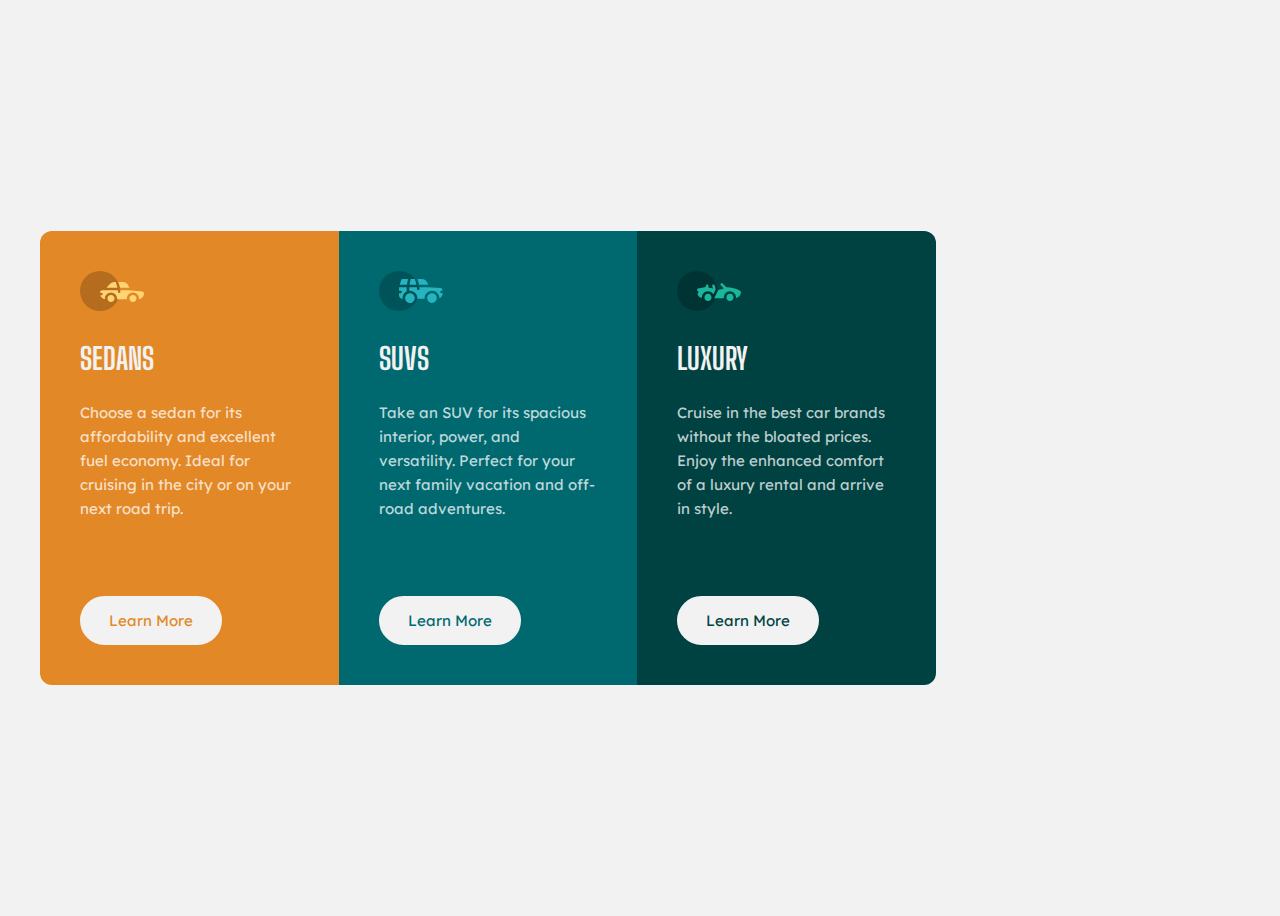
<file: index.html>
<!DOCTYPE html>
<html lang="en">
    <head>
        <meta charset="UTF-8">
        <meta name="viewport" content="width=device-width", initial-scale="1.0">

        <link rel="icon" type="image/png" sizes="32x32" href="./images/favicon-32x32.png">
        <title>CSS Flexbox Layout</title>
        <link rel="stylesheet" href="style.css">
    </head>
    <body>
        <div class="container">
            <div class="wrapper">
                <div class="box box1">
                    <img src="./images/icon-sedans.svg" alt="">
                    <h2>Sedans</h2>
                    <p>Choose a sedan for its affordability and excellent fuel economy. Ideal for cruising in the city or on your next road trip.</p>
                    <a href="#">Learn More</a>
                </div>
                <div class="box box2">
                    <img src="./images/icon-suvs.svg" alt="">
                    <h2>SUVs</h2>
                    <p>Take an SUV for its spacious interior, power, and versatility. Perfect for your next family vacation and off-road adventures.</p>
                    <a href="#">Learn More</a>
                </div>
                <div class="box box3">
                    <img src="./images/icon-luxury.svg" alt="">
                    <h2>Luxury</h2>
                    <p>Cruise in the best car brands without the bloated prices. Enjoy the enhanced comfort of a luxury rental and arrive in style.</p>
                    <a href="#">Learn More</a>
                </div>
            </div>
        </div>
    </body>
</html>
</file>
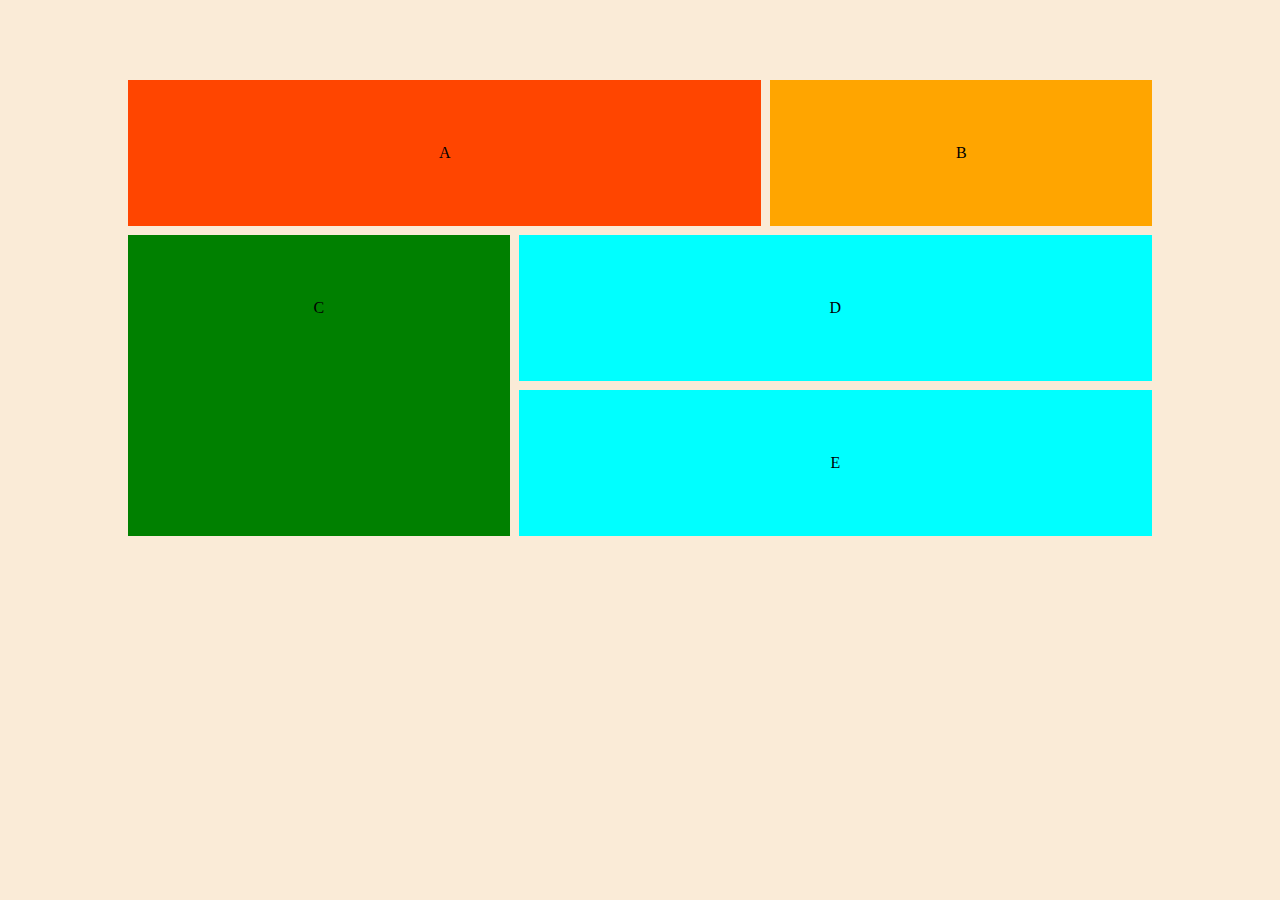
<file: grid.html>
<!DOCTYPE html>
<html lang="en">

<head>
    <meta charset="UTF-8">
    <meta http-equiv="X-UA-Compatible" content="IE=edge">
    <meta name="viewport" content="width=device-width, initial-scale=1.0">
    <title>Grid Layout</title>
    <link rel="stylesheet" href="grid.css">
</head>

<body>
    <main>
        <div class="box-a">A</div>
        <div class="box-b">B</div>
        <div class="box-c">C</div>
        <div class="box-d">D</div>
        <div class="box-e">E</div>
    </main>

</body>

</html>
</file>
<file: style.css>
@import url('https://fonts.googleapis.com/css2?family=Big+Shoulders+Display:wght@700&family=Lexend+Deca&display=swap');


body {
    background-color: hsl(0, 0%, 95%);
    min-height: 100vh;
    display: flex;
    align-items: center;
    font-size: 15px;
    font-family: 'Lexend Deca',
        sans-serif;
    font-weight: 400;
}

.container {
    max-width: 960px;
    margin: 0, auto;
}

.wrapper {
    display: grid;
    grid-template-columns: 1fr 1fr 1fr;
    border-radius: 12px;
    margin: 2rem;
    overflow: hidden;
}

.box1 {
    background: hsl(31, 77%, 52%);
}

.box2 {
    background: hsl(184, 100%, 22%);
}

.box3 {
    background: hsl(179, 100%, 13%);
}

.box {
    padding: 40px;
}

.box h2 {
    font-family: 'Big Shoulders Display', cursive;
    text-transform: uppercase;
    color: hsl(0, 0%, 95%);
    font-size: 30px;
}

.box p {
    color: hsla(0, 0%, 100%, 0.75);
    line-height: 1.6;
}

.box a {
    text-decoration: none;
    background-color: hsl(0, 0%, 95%);
    padding: 13px 27px;
    border-radius: 26px;
    margin-top: 60px;
    display: inline-block;
    border: 2px solid hsl(0, 0%, 95%);
    transition: all .4s ease-in-out;
}

.box1 a {
    color:hsl(31, 77%, 52%);
}

.box2 a {
    color:hsl(184, 100%, 22%);
}

.box3 a {
    color:hsl(179, 100%, 13%);
}

.box a:hover {
    color:hsl(0, 0%, 95%);
    background: transparent;
}

@media only screen and (max-width: 768px){
    .wrapper {
        grid-template-columns: 1fr;
    }
}

@media only screen and (max-width: 425px){
    .wrapper {
        grid-template-columns: 2rem .5rem;
    }
}
</file>
<file: grid.css>
* {
    margin: 0;
    padding: 0;
}

body {
    background-color: antiquewhite;
}

main {
    padding-top: 80px;
    display: grid;
    grid-template-areas: "a a b" "c d d" "c e e";
    gap: 9px;
    width: 80%;
    margin: auto;
    
}


main div {
    padding: 4em;
    text-align: center;
}

.box-a {
    background-color: orangered;
    grid-area: a;
}

.box-b {
    background-color: orange;
    grid-area: b;
}

.box-c {
    background-color: green;
    grid-area: c;
}

.box-d {
    background-color: aqua;
    grid-area: d;
}

.box-e {
    background-color: aqua;
    grid-area: e;
}
</file>
